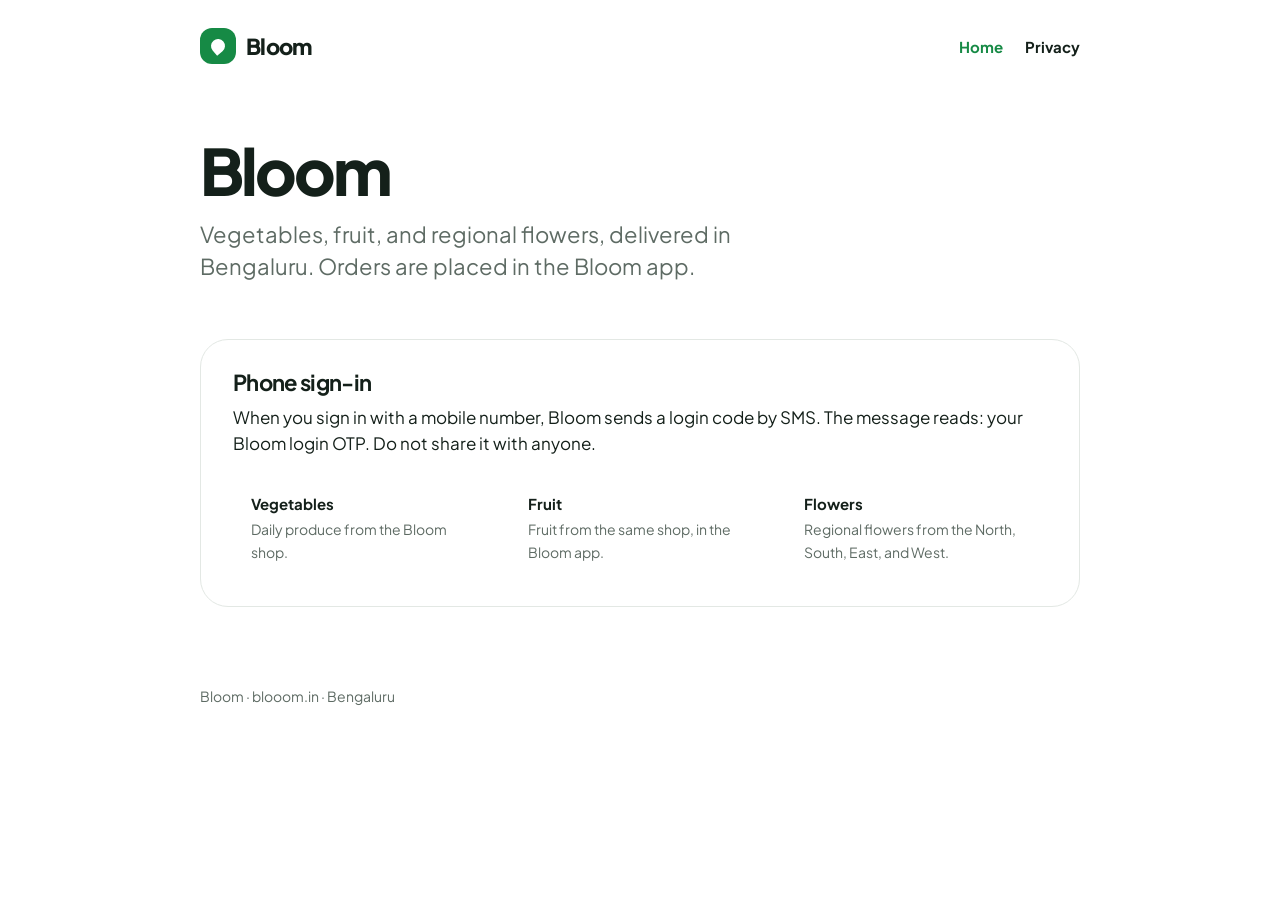
<file: site/index.html>
<!DOCTYPE html>
<html lang="en">
<head>
  <meta charset="utf-8">
  <meta name="viewport" content="width=device-width, initial-scale=1">
  <title>Bloom</title>
  <meta name="description" content="Bloom is a shop for vegetables, fruit, and regional flowers in Bengaluru. Phone sign-in sends a Bloom login code by SMS.">
  <link rel="canonical" href="https://blooom.in/">
  <link rel="stylesheet" href="styles.css">
</head>
<body>
  <div class="wrap">
    <header>
      <a class="mark" href="index.html">
        <span class="leaf" aria-hidden="true"><span></span></span>
        Bloom
      </a>
      <nav>
        <a href="index.html" aria-current="page">Home</a>
        <a href="privacy.html">Privacy</a>
      </nav>
    </header>

    <main>
      <section class="hero">
        <h1>Bloom</h1>
        <p class="lede">Vegetables, fruit, and regional flowers, delivered in Bengaluru. Orders are placed in the Bloom app.</p>
      </section>

      <section class="panel">
        <h2>Phone sign-in</h2>
        <p>When you sign in with a mobile number, Bloom sends a login code by SMS. The message reads: your Bloom login OTP. Do not share it with anyone.</p>
        <div class="facts">
          <div class="fact">
            <strong>Vegetables</strong>
            <span>Daily produce from the Bloom shop.</span>
          </div>
          <div class="fact">
            <strong>Fruit</strong>
            <span>Fruit from the same shop, in the Bloom app.</span>
          </div>
          <div class="fact">
            <strong>Flowers</strong>
            <span>Regional flowers from the North, South, East, and West.</span>
          </div>
        </div>
      </section>
    </main>

    <footer>Bloom · blooom.in · Bengaluru</footer>
  </div>
</body>
</html>
</file>
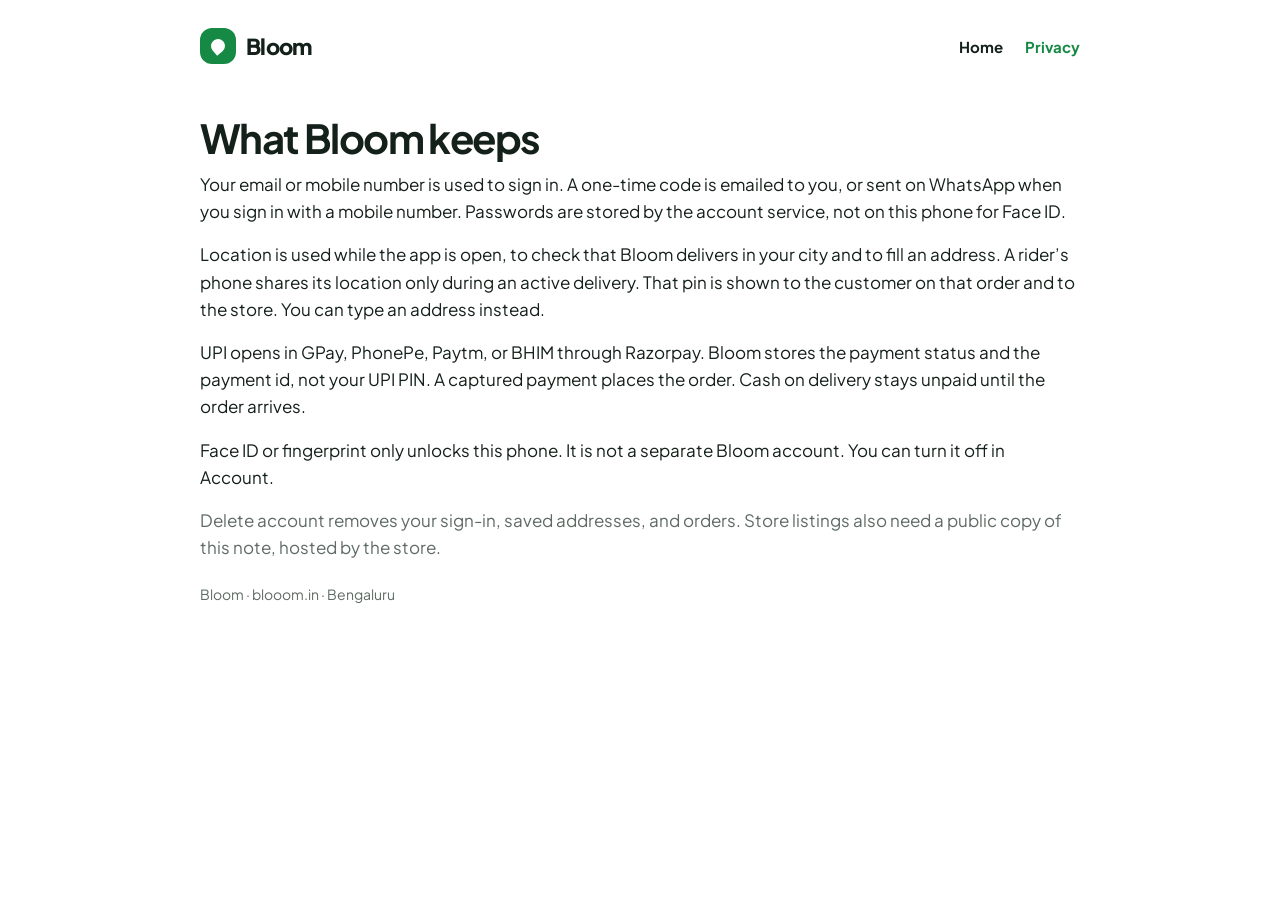
<file: site/privacy.html>
<!DOCTYPE html>
<html lang="en">
<head>
  <meta charset="utf-8">
  <meta name="viewport" content="width=device-width, initial-scale=1">
  <title>Privacy · Bloom</title>
  <meta name="description" content="What Bloom keeps: phone sign-in, location while the app is open, UPI status, and account deletion.">
  <link rel="canonical" href="https://blooom.in/privacy.html">
  <link rel="stylesheet" href="styles.css">
</head>
<body>
  <div class="wrap">
    <header>
      <a class="mark" href="index.html">
        <span class="leaf" aria-hidden="true"><span></span></span>
        Bloom
      </a>
      <nav>
        <a href="index.html">Home</a>
        <a href="privacy.html" aria-current="page">Privacy</a>
      </nav>
    </header>

    <main class="blocks">
      <h2 class="page">What Bloom keeps</h2>
      <p>Your email or mobile number is used to sign in. A one-time code is emailed to you, or sent on WhatsApp when you sign in with a mobile number. Passwords are stored by the account service, not on this phone for Face ID.</p>
      <p>Location is used while the app is open, to check that Bloom delivers in your city and to fill an address. A rider’s phone shares its location only during an active delivery. That pin is shown to the customer on that order and to the store. You can type an address instead.</p>
      <p>UPI opens in GPay, PhonePe, Paytm, or BHIM through Razorpay. Bloom stores the payment status and the payment id, not your UPI PIN. A captured payment places the order. Cash on delivery stays unpaid until the order arrives.</p>
      <p>Face ID or fingerprint only unlocks this phone. It is not a separate Bloom account. You can turn it off in Account.</p>
      <p class="quiet">Delete account removes your sign-in, saved addresses, and orders. Store listings also need a public copy of this note, hosted by the store.</p>
    </main>

    <footer>Bloom · blooom.in · Bengaluru</footer>
  </div>
</body>
</html>
</file>
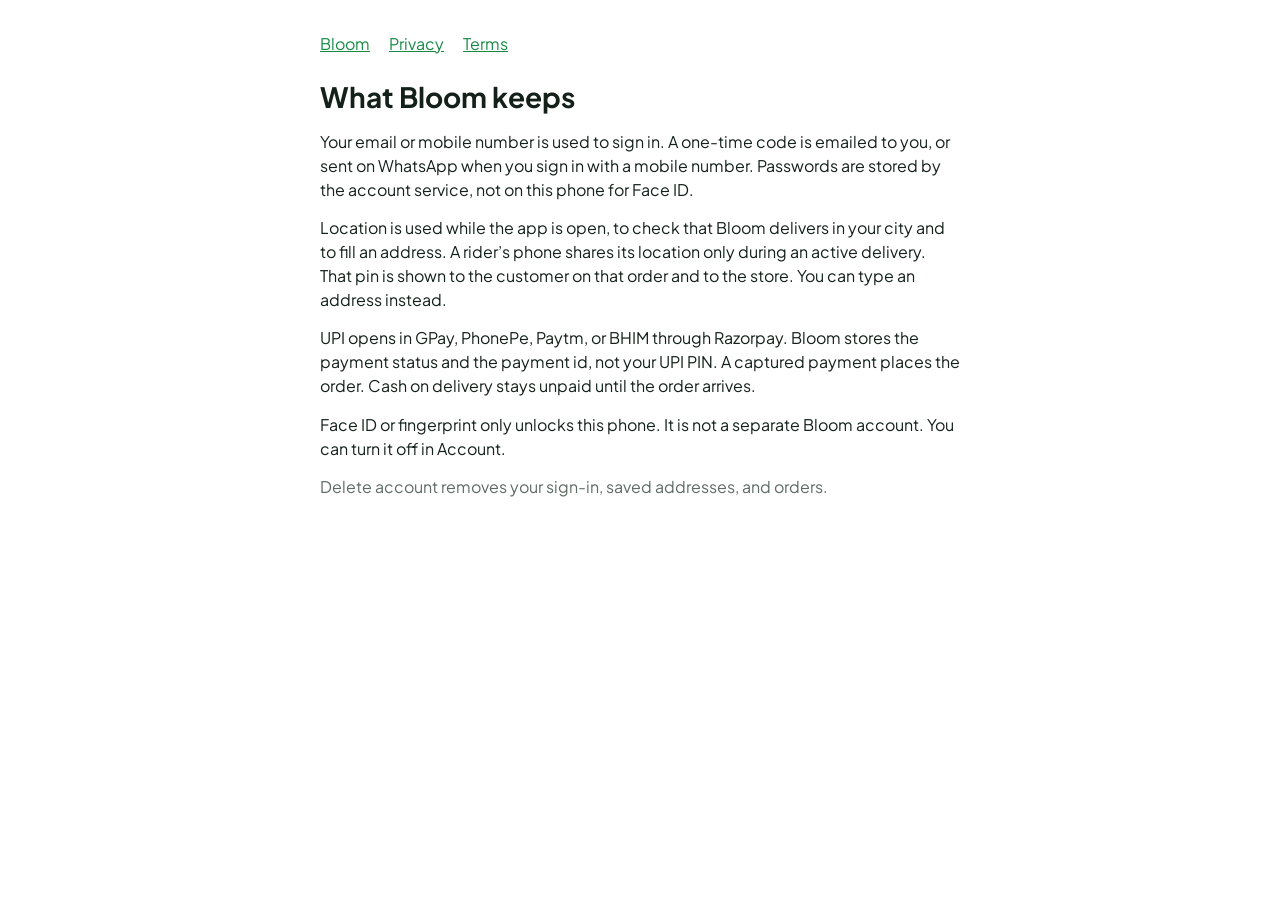
<file: web/privacy.html>
<!DOCTYPE html>
<html lang="en">
<head>
  <meta charset="utf-8">
  <meta name="viewport" content="width=device-width, initial-scale=1">
  <title>Privacy · Bloom</title>
  <meta name="description" content="What Bloom keeps: WhatsApp sign-in, location while the app is open, UPI status, and account deletion.">
  <link rel="canonical" href="https://vinayca1994.github.io/bloomly/privacy.html">
  <style>
    @font-face {
      font-family: PlusJakartaSans;
      src: url("fonts/PlusJakartaSans.ttf") format("truetype");
      font-weight: 100 900;
      font-display: swap;
    }
    body {
      margin: 0;
      background: #FFFFFF;
      color: #14201A;
      font-family: -apple-system, BlinkMacSystemFont, PlusJakartaSans, sans-serif;
      line-height: 1.5;
    }
    main { max-width: 40rem; margin: 0 auto; padding: 2rem 1.25rem 3rem; }
    a { color: #168A45; }
    h1 { font-size: 1.75rem; line-height: 1.2; margin: 0 0 1rem; }
    p { margin: 0 0 0.9rem; }
    .quiet { color: #5E6B64; }
    nav { margin-bottom: 1.5rem; }
    nav a { margin-right: 1rem; }
  </style>
</head>
<body>
  <main>
    <nav>
      <a href="./">Bloom</a>
      <a href="privacy.html" aria-current="page">Privacy</a>
      <a href="terms.html">Terms</a>
    </nav>
    <h1>What Bloom keeps</h1>
    <p>Your email or mobile number is used to sign in. A one-time code is emailed to you, or sent on WhatsApp when you sign in with a mobile number. Passwords are stored by the account service, not on this phone for Face ID.</p>
    <p>Location is used while the app is open, to check that Bloom delivers in your city and to fill an address. A rider’s phone shares its location only during an active delivery. That pin is shown to the customer on that order and to the store. You can type an address instead.</p>
    <p>UPI opens in GPay, PhonePe, Paytm, or BHIM through Razorpay. Bloom stores the payment status and the payment id, not your UPI PIN. A captured payment places the order. Cash on delivery stays unpaid until the order arrives.</p>
    <p>Face ID or fingerprint only unlocks this phone. It is not a separate Bloom account. You can turn it off in Account.</p>
    <p class="quiet">Delete account removes your sign-in, saved addresses, and orders.</p>
  </main>
</body>
</html>
</file>
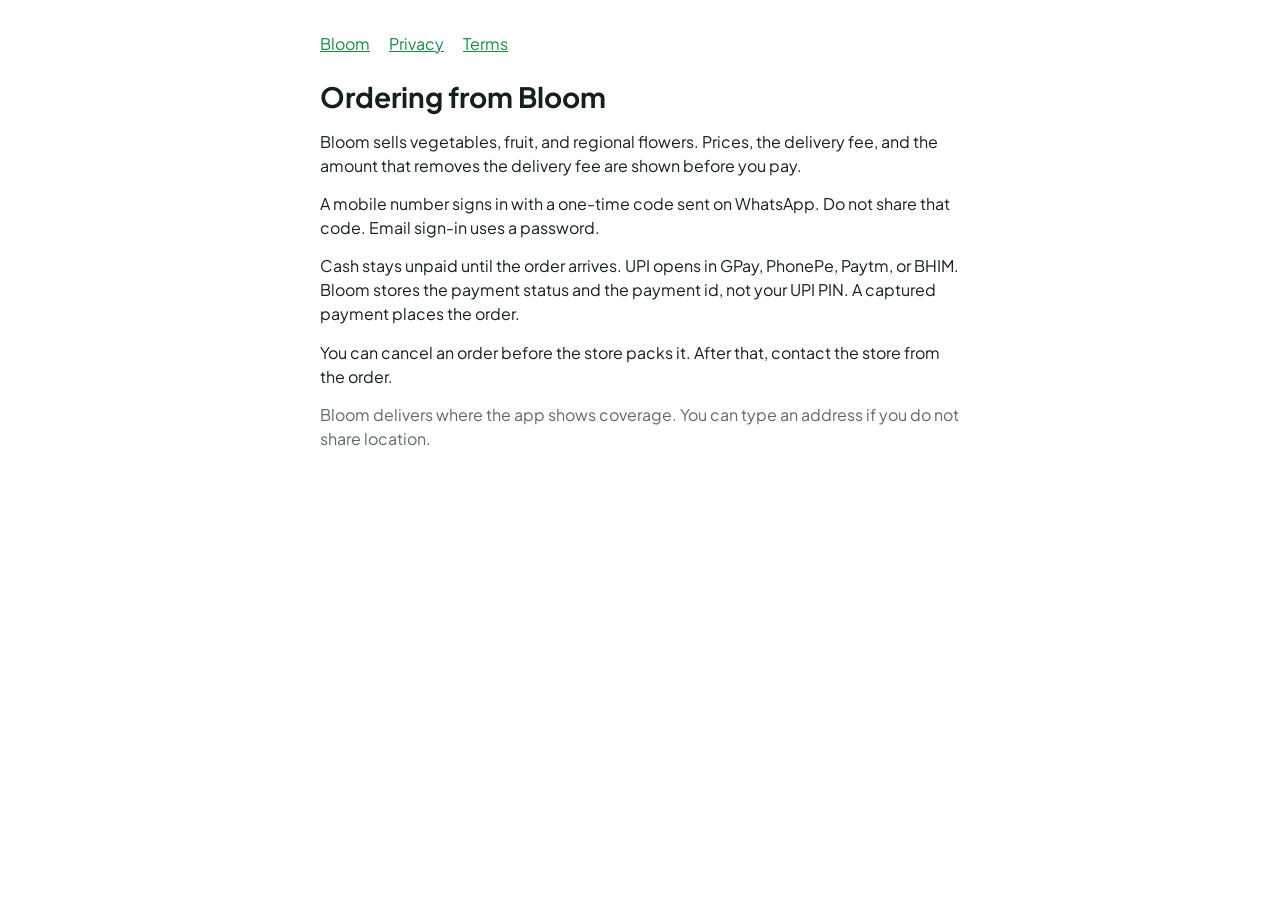
<file: web/terms.html>
<!DOCTYPE html>
<html lang="en">
<head>
  <meta charset="utf-8">
  <meta name="viewport" content="width=device-width, initial-scale=1">
  <title>Terms · Bloom</title>
  <meta name="description" content="How orders, WhatsApp sign-in, UPI, and cancellation work at Bloom.">
  <link rel="canonical" href="https://vinayca1994.github.io/bloomly/terms.html">
  <style>
    @font-face {
      font-family: PlusJakartaSans;
      src: url("fonts/PlusJakartaSans.ttf") format("truetype");
      font-weight: 100 900;
      font-display: swap;
    }
    body {
      margin: 0;
      background: #FFFFFF;
      color: #14201A;
      font-family: -apple-system, BlinkMacSystemFont, PlusJakartaSans, sans-serif;
      line-height: 1.5;
    }
    main { max-width: 40rem; margin: 0 auto; padding: 2rem 1.25rem 3rem; }
    a { color: #168A45; }
    h1 { font-size: 1.75rem; line-height: 1.2; margin: 0 0 1rem; }
    p { margin: 0 0 0.9rem; }
    .quiet { color: #5E6B64; }
    nav { margin-bottom: 1.5rem; }
    nav a { margin-right: 1rem; }
  </style>
</head>
<body>
  <main>
    <nav>
      <a href="./">Bloom</a>
      <a href="privacy.html">Privacy</a>
      <a href="terms.html" aria-current="page">Terms</a>
    </nav>
    <h1>Ordering from Bloom</h1>
    <p>Bloom sells vegetables, fruit, and regional flowers. Prices, the delivery fee, and the amount that removes the delivery fee are shown before you pay.</p>
    <p>A mobile number signs in with a one-time code sent on WhatsApp. Do not share that code. Email sign-in uses a password.</p>
    <p>Cash stays unpaid until the order arrives. UPI opens in GPay, PhonePe, Paytm, or BHIM. Bloom stores the payment status and the payment id, not your UPI PIN. A captured payment places the order.</p>
    <p>You can cancel an order before the store packs it. After that, contact the store from the order.</p>
    <p class="quiet">Bloom delivers where the app shows coverage. You can type an address if you do not share location.</p>
  </main>
</body>
</html>
</file>
<file: site/styles.css>
@font-face {
  font-family: PlusJakartaSans;
  src: url("fonts/PlusJakartaSans.ttf") format("truetype");
  font-weight: 400 800;
  font-display: swap;
}

:root {
  --canvas: #ffffff;
  --signal: #168a45;
  --ink: #14201a;
  --secondary: #5e6b64;
  --card: #ffffff;
  --line: #e3e8e4;
}

* {
  box-sizing: border-box;
}

html,
body {
  margin: 0;
  min-height: 100%;
  background: var(--canvas);
  color: var(--ink);
  font-family: -apple-system, BlinkMacSystemFont, PlusJakartaSans, "Segoe UI", sans-serif;
  font-size: 17px;
}

a {
  color: var(--signal);
  text-decoration-thickness: 1px;
  text-underline-offset: 3px;
}

.wrap {
  width: min(880px, calc(100% - 48px));
  margin: 0 auto;
}

header {
  display: flex;
  align-items: center;
  justify-content: space-between;
  padding: 28px 0 12px;
}

.mark {
  display: flex;
  align-items: center;
  gap: 10px;
  color: inherit;
  text-decoration: none;
  font-weight: 800;
  font-size: 22px;
  letter-spacing: -0.03em;
}

.leaf {
  width: 36px;
  height: 36px;
  border-radius: 12px;
  background: var(--signal);
  display: grid;
  place-items: center;
}

.leaf span {
  width: 14px;
  height: 14px;
  border-radius: 50% 50% 50% 0;
  background: var(--card);
  transform: rotate(-40deg);
}

nav {
  display: flex;
  gap: 22px;
  font-weight: 700;
  font-size: 15px;
}

nav a {
  color: var(--ink);
  text-decoration: none;
}

nav a[aria-current="page"] {
  color: var(--signal);
}

.hero {
  padding: 64px 0 28px;
}

h1 {
  margin: 0;
  font-size: 64px;
  line-height: 0.95;
  letter-spacing: -0.045em;
  font-weight: 800;
}

.lede {
  max-width: 36rem;
  margin: 18px 0 0;
  font-size: 22px;
  line-height: 1.45;
  color: var(--secondary);
}

.panel {
  margin: 28px 0 72px;
  background: var(--card);
  border: 1px solid var(--line);
  border-radius: 28px;
  padding: 28px 32px;
}

.panel h2 {
  margin: 0 0 8px;
  font-size: 22px;
  letter-spacing: -0.03em;
}

.panel p,
.note {
  margin: 0;
  font-size: 17px;
  line-height: 1.55;
}

.note {
  color: var(--secondary);
}

.facts {
  display: grid;
  grid-template-columns: repeat(3, 1fr);
  gap: 16px;
  margin-top: 22px;
}

.fact {
  background: var(--canvas);
  border-radius: 18px;
  padding: 16px 18px;
}

.fact strong {
  display: block;
  margin-bottom: 4px;
  font-size: 15px;
}

.fact span {
  color: var(--secondary);
  font-size: 14px;
  line-height: 1.4;
}

h2.page {
  margin: 36px 0 8px;
  font-size: 40px;
  letter-spacing: -0.04em;
}

.blocks p {
  margin: 0 0 16px;
  font-size: 17px;
  line-height: 1.6;
}

.blocks p.quiet {
  color: var(--secondary);
}

footer {
  padding: 8px 0 40px;
  color: var(--secondary);
  font-size: 14px;
}

@media (max-width: 720px) {
  h1 {
    font-size: 44px;
  }

  .facts {
    grid-template-columns: 1fr;
  }

  .wrap {
    width: min(880px, calc(100% - 32px));
  }
}
</file>
